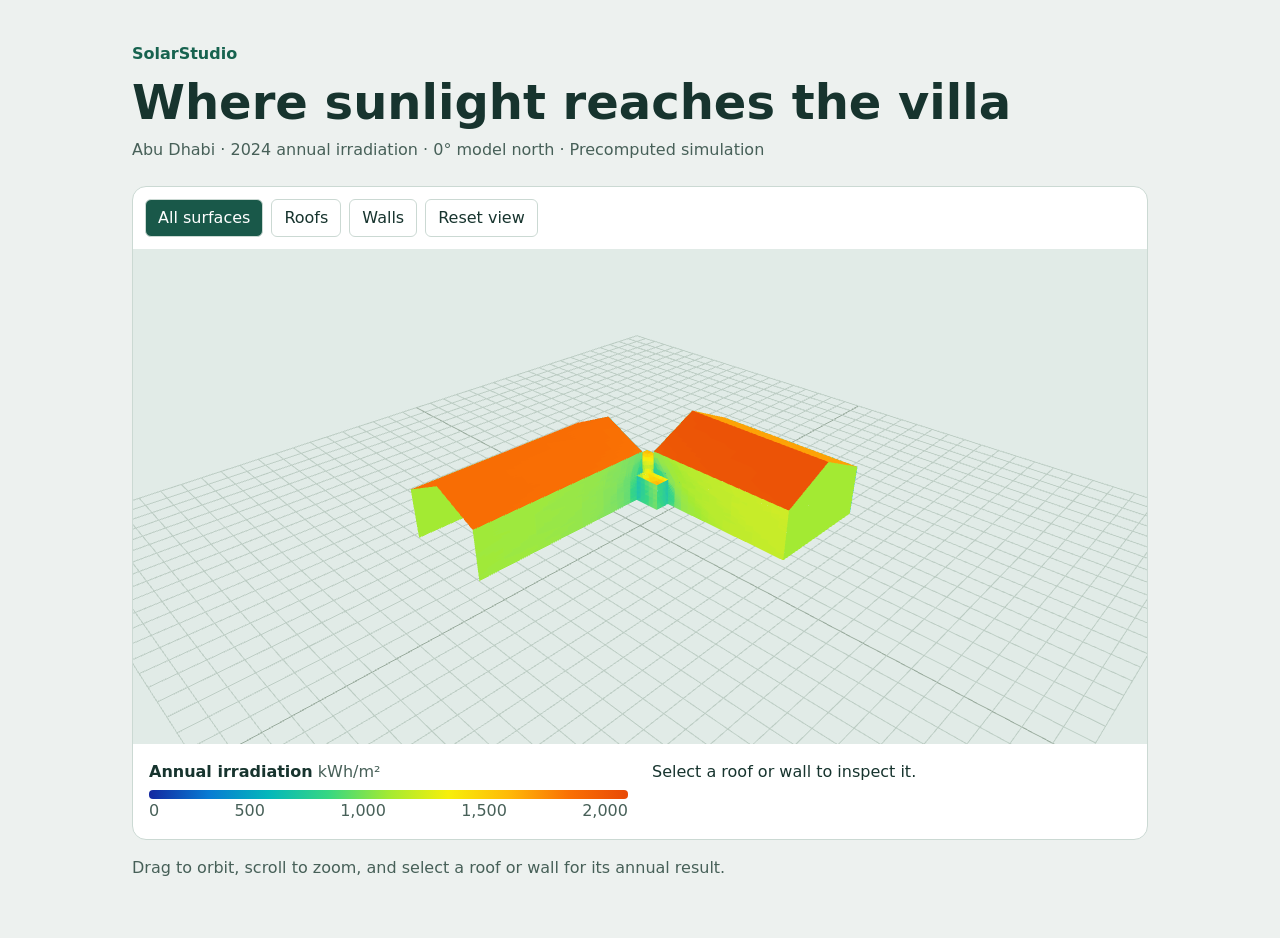
<file: docs/index.html>
<!doctype html>
<html lang="en">
<meta charset="utf-8">
<meta name="viewport" content="width=device-width, initial-scale=1">
<title>SolarStudio · Abu Dhabi villa</title>
<link rel="stylesheet" href="./style.css">
<script type="importmap">{"imports":{"three":"./vendor/three.module.js"}}</script>
<main>
<header><p>SolarStudio</p><h1>Where sunlight reaches the villa</h1><p>Abu Dhabi · 2024 annual irradiation · 0° model north · Precomputed simulation</p></header>
<section aria-label="Interactive villa">
<nav aria-label="Surface filter"><button data-filter="all" aria-pressed="true">All surfaces</button><button data-filter="roof" aria-pressed="false">Roofs</button><button data-filter="wall" aria-pressed="false">Walls</button><button id="reset">Reset view</button></nav>
<div id="viewer" aria-label="3D annual solar irradiation model"></div>
<footer><div><strong>Annual irradiation</strong> <span>kWh/m²</span><div id="gradient"></div><div id="ticks"></div></div><p id="detail" aria-live="polite">Loading villa…</p></footer>
</section>
<p class="hint">Drag to orbit, scroll to zoom, and select a roof or wall for its annual result.</p>
</main>
<script type="module" src="./viewer.js"></script>
</html>
</file>
<file: docs/style.css>
*{box-sizing:border-box}body{margin:0;background:#edf1ef;color:#17342e;font:16px/1.5 system-ui,sans-serif}main{max-width:1100px;margin:auto;padding:clamp(16px,4vw,42px)}header p{margin:0;color:#476058}header p:first-child{font-weight:750;color:#17634f}h1{margin:.2em 0;font-size:clamp(1.8rem,5vw,3rem);line-height:1.1}section{margin-top:24px;border:1px solid #cbd9d3;border-radius:14px;overflow:hidden;background:#fff}nav{display:flex;gap:8px;flex-wrap:wrap;padding:12px}button{font:inherit;background:#fff;border:1px solid #cbd9d3;border-radius:6px;padding:6px 12px;color:inherit;cursor:pointer}button[aria-pressed=true]{background:#195849;color:white}#viewer{width:100%;height:clamp(290px,55vh,620px);background:#e1ebe7}canvas{display:block;touch-action:none}footer{display:grid;grid-template-columns:1fr 1fr;gap:24px;padding:16px}#gradient{height:9px;border-radius:4px;margin-top:6px}#ticks{display:flex;justify-content:space-between}span,.hint,#ticks{color:#476058}#detail{margin:0}@media(max-width:660px){footer{grid-template-columns:1fr;gap:10px}}
</file>
